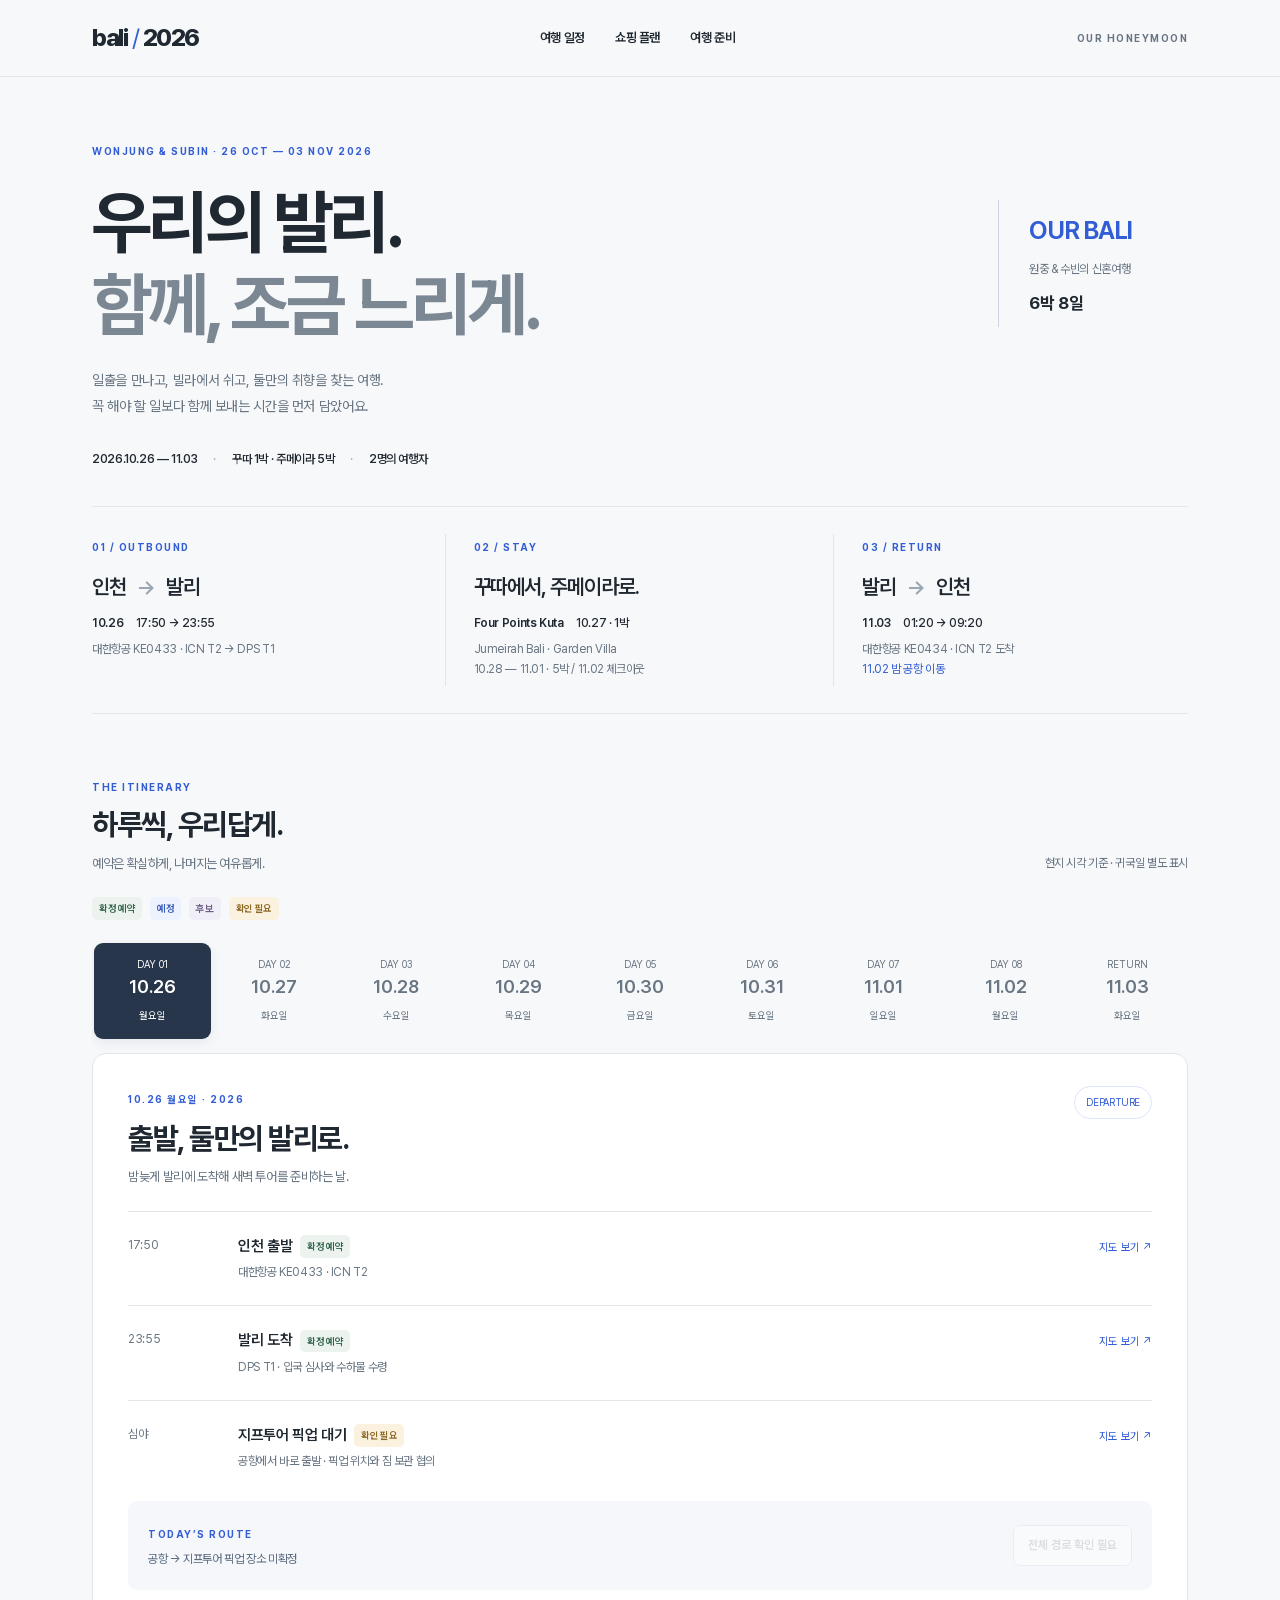
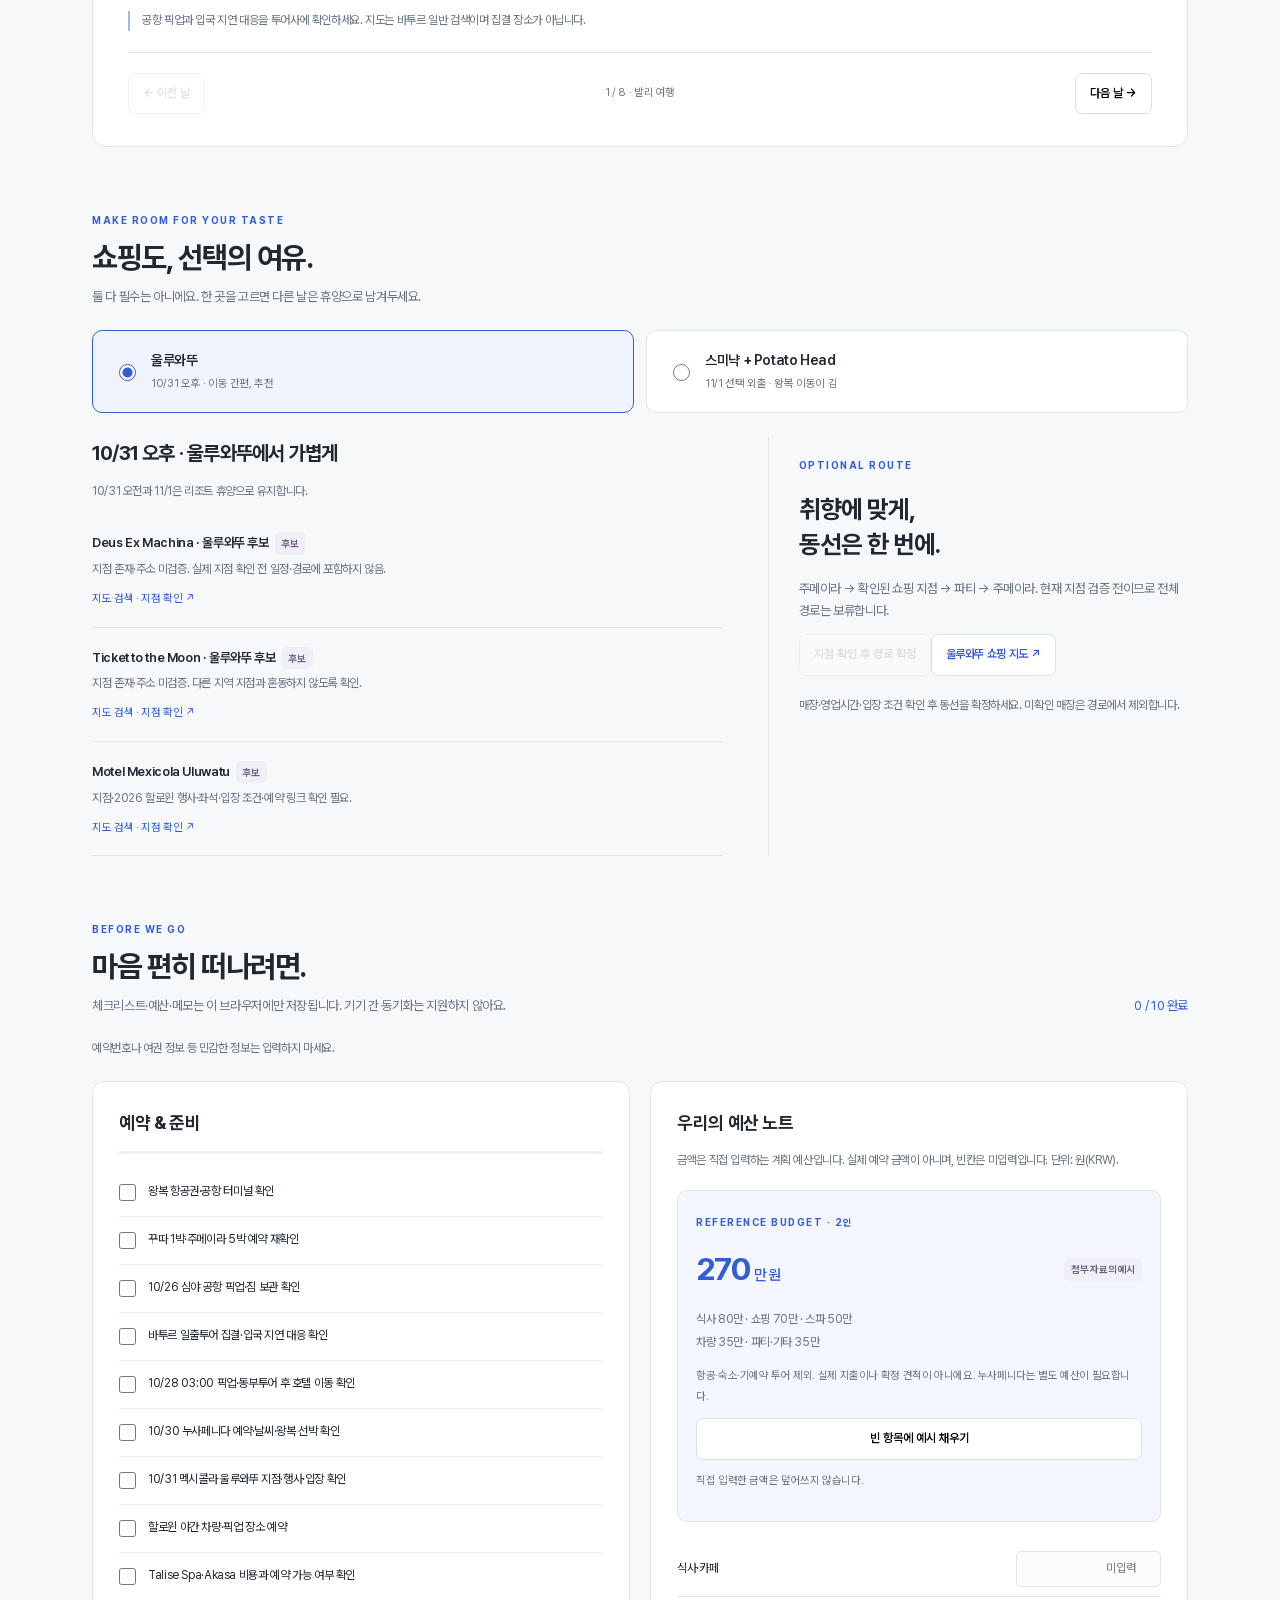
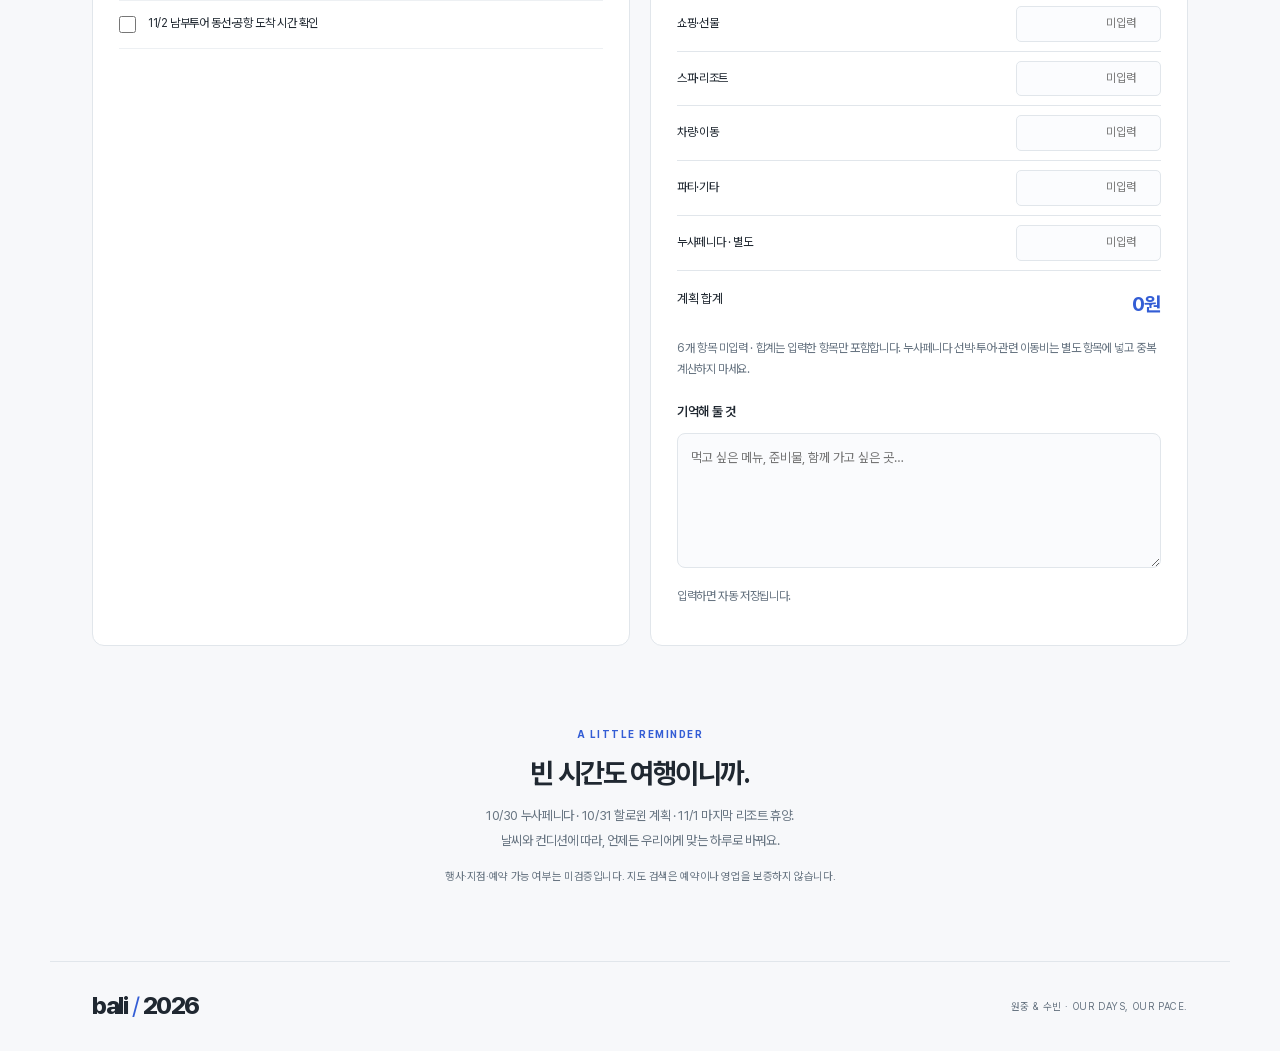
<file: index.html>
<!doctype html>
<html lang="ko"><head><meta charset="utf-8"><meta name="viewport" content="width=device-width,initial-scale=1"><meta name="theme-color" content="#f7f8fa"><title>둘만의 발리 · 원중 & 수빈</title><link rel="icon" href="data:,"><link rel="stylesheet" href="styles.css"><script defer src="app.js"></script></head>
<body><a class="skip" href="#schedule">일정으로 건너뛰기</a><header><div class="shell topbar"><a href="#" class="brand">bali<span> / </span>2026</a><nav aria-label="주요 메뉴"><a href="#schedule">여행 일정</a><a href="#shopping">쇼핑 플랜</a><a href="#prepare">여행 준비</a></nav><span class="topnote">OUR HONEYMOON</span></div></header>
<main class="shell"><section class="hero"><div class="eyebrow">WONJUNG & SUBIN · 26 OCT — 03 NOV 2026</div><div class="hero-line"><h1>우리의 발리.<br><span>함께, 조금 느리게.</span></h1><div class="tripstamp"><span id="dday">BALI 2026</span><small>원중 & 수빈의 신혼여행</small><strong>6박 8일</strong></div></div><p class="intro">일출을 만나고, 빌라에서 쉬고, 둘만의 취향을 찾는 여행.<br>꼭 해야 할 일보다 함께 보내는 시간을 먼저 담았어요.</p><div class="tripmeta"><span>2026.10.26 — 11.03</span><span>꾸따 1박 · 주메이라 5박</span><span>2명의 여행자</span></div></section>
<section class="essentials" aria-label="항공 및 숙박"><article><span class="eyebrow">01 / OUTBOUND</span><h2>인천 <span>→</span> 발리</h2><strong>10.26 <b>17:50 → 23:55</b></strong><p>대한항공 KE0433 · ICN T2 → DPS T1</p></article><article><span class="eyebrow">02 / STAY</span><h2>꾸따에서, 주메이라로.</h2><strong>Four Points Kuta <b>10.27 · 1박</b></strong><p>Jumeirah Bali · Garden Villa<br>10.28 — 11.01 · 5박 / 11.02 체크아웃</p></article><article><span class="eyebrow">03 / RETURN</span><h2>발리 <span>→</span> 인천</h2><strong>11.03 <b>01:20 → 09:20</b></strong><p>대한항공 KE0434 · ICN T2 도착<br><em>11.02 밤 공항 이동</em></p></article></section>
<section id="schedule" class="section"><div class="sectionhead"><div><div class="eyebrow">THE ITINERARY</div><h2>하루씩, 우리답게.</h2><p>예약은 확실하게, 나머지는 여유롭게.</p></div><span class="quiet">현지 시각 기준 · 귀국일 별도 표시</span></div><div class="legend"><span class="badge booked">확정 예약</span><span class="badge planned">예정</span><span class="badge candidate">후보</span><span class="badge review">확인 필요</span></div><div id="tabs" class="tabs" role="tablist" aria-label="여행 날짜"></div><section id="dayPanel" class="daypanel" role="tabpanel" tabindex="0"><div class="dayheading"><div><span id="dayKicker" class="eyebrow"></span><h3 id="dayTitle"></h3><p id="dayDesc"></p></div><span id="dayMark" class="daymark"></span></div><div id="agenda" class="agenda"></div><div class="routebox"><div><span class="eyebrow">TODAY’S ROUTE</span><p id="routeText"></p></div><div id="routes" class="actions"></div></div><p id="dayNote" class="notice"></p><div class="daynav"><button id="prevDay" type="button">← 이전 날</button><span id="position"></span><button id="nextDay" type="button">다음 날 →</button></div></section></section>
<section id="shopping" class="section"><div class="sectionhead"><div><div class="eyebrow">MAKE ROOM FOR YOUR TASTE</div><h2>쇼핑도, 선택의 여유.</h2><p>둘 다 필수는 아니에요. 한 곳을 고르면 다른 날은 휴양으로 남겨두세요.</p></div></div><fieldset class="choices"><legend>쇼핑 지역 선택</legend><label><input name="shopping" type="radio" value="uluwatu" checked><span><strong>울루와뚜</strong><small>10/31 오후 · 이동 간편, 추천</small></span></label><label><input name="shopping" type="radio" value="seminyak"><span><strong>스미냑 + Potato Head</strong><small>11/1 선택 외출 · 왕복 이동이 김</small></span></label></fieldset><div class="shoppingcontent"><div><h3 id="shoppingTitle"></h3><p id="shoppingNote" class="quiet"></p><div id="shops"></div></div><aside><span class="eyebrow">OPTIONAL ROUTE</span><h3>취향에 맞게,<br>동선은 한 번에.</h3><p id="shoppingRouteText"></p><div id="shoppingRoute"></div><p class="quiet">매장·영업시간·입장 조건 확인 후 동선을 확정하세요. 미확인 매장은 경로에서 제외합니다.</p></aside></div></section>
<section id="prepare" class="section"><div class="sectionhead"><div><div class="eyebrow">BEFORE WE GO</div><h2>마음 편히 떠나려면.</h2><p>체크리스트·예산·메모는 이 브라우저에만 저장됩니다. 기기 간 동기화는 지원하지 않아요.</p></div><span id="progressLabel" class="count"></span></div><p id="storageStatus" role="status" class="quiet">예약번호나 여권 정보 등 민감한 정보는 입력하지 마세요.</p><div class="preparegrid"><div class="paper"><h3>예약 & 준비</h3><div class="progress"><div id="progressBar"></div></div><div id="checks"></div></div><div class="paper"><h3>우리의 예산 노트</h3><p class="quiet">금액은 직접 입력하는 계획 예산입니다. 실제 예약 금액이 아니며, 빈칸은 미입력입니다. 단위: 원(KRW).</p><div class="budgetreference"><span class="eyebrow">REFERENCE BUDGET · 2인</span><div class="referencehead"><strong>270<span>만 원</span></strong><span class="badge candidate">첨부 자료의 예시</span></div><p>식사 80만 · 쇼핑 70만 · 스파 50만<br>차량 35만 · 파티·기타 35만</p><p class="quiet">항공·숙소·기예약 투어 제외. 실제 지출이나 확정 견적이 아니에요. 누사페니다는 별도 예산이 필요합니다.</p><button type="button" id="applyExample">빈 항목에 예시 채우기</button><p id="budgetStatus" class="quiet" role="status">직접 입력한 금액은 덮어쓰지 않습니다.</p></div><div id="budgets"></div><div class="total"><span>계획 합계</span><strong id="total">0원</strong></div><p id="budgetCoverage" class="quiet" role="status"></p><label for="memo" class="memolabel">기억해 둘 것</label><textarea id="memo" rows="5" placeholder="먹고 싶은 메뉴, 준비물, 함께 가고 싶은 곳…"></textarea><p id="memoStatus" role="status" class="quiet">입력하면 자동 저장됩니다.</p></div></div></section>
<section class="lastnote"><span class="eyebrow">A LITTLE REMINDER</span><h2>빈 시간도 여행이니까.</h2><p>10/30 누사페니다 · 10/31 할로윈 계획 · 11/1 마지막 리조트 휴양.<br>날씨와 컨디션에 따라, 언제든 우리에게 맞는 하루로 바꿔요.</p><p class="quiet">행사·지점·예약 가능 여부는 미검증입니다. 지도 검색은 예약이나 영업을 보증하지 않습니다.</p></section></main><footer class="shell"><a href="#" class="brand">bali<span> / </span>2026</a><span>원중 & 수빈 · OUR DAYS, OUR PACE.</span></footer></body></html>
</file>
<file: styles.css>
@font-face{font-family:Pretendard;font-style:normal;font-weight:45 920;font-display:swap;src:url('assets/PretendardVariable.woff2') format('woff2')}
:root{--bg:#f7f8fa;--paper:#fff;--ink:#202831;--muted:#687582;--line:#e1e6eb;--blue:#335dd5;--soft:#edf2ff}*{box-sizing:border-box}html{scroll-behavior:smooth;scroll-padding-top:85px}body{margin:0;background:var(--bg);color:var(--ink);font:15px/1.65 Pretendard,-apple-system,BlinkMacSystemFont,'Segoe UI',sans-serif;letter-spacing:-.025em}button,input,textarea{font:inherit}button,a,input,textarea{touch-action:manipulation}a{color:inherit;text-decoration:none}button{cursor:pointer}button:disabled{cursor:default;opacity:.4}a:focus-visible,button:focus-visible,input:focus-visible,textarea:focus-visible,[tabindex]:focus-visible{outline:3px solid #7897ed;outline-offset:4px}a:hover{color:var(--blue)}.shell{max-width:1180px;margin:auto;padding:0 42px}header{background:#f7f8faf2;border-bottom:1px solid var(--line);position:sticky;top:0;z-index:5;backdrop-filter:blur(12px)}.topbar{height:76px;display:flex;align-items:center;justify-content:space-between}.brand{font-size:24px;font-weight:800;letter-spacing:-1.5px}.brand span{color:var(--blue);font-weight:400}.topbar nav{display:flex;gap:30px;font-size:13px;font-weight:600}.topnote,.eyebrow{font-size:10px;letter-spacing:.15em;font-weight:700;color:var(--blue)}.topnote{color:var(--muted)}.hero{padding:66px 0 36px}.hero-line{display:flex;justify-content:space-between;align-items:center;gap:24px}h1{font-size:clamp(42px,5.6vw,70px);line-height:1.18;letter-spacing:-.065em;font-weight:700;margin:21px 0}h1 span{color:#7b8793}.tripstamp{border-left:1px solid #ccd4df;padding:10px 0 10px 30px;display:flex;flex-direction:column;min-width:190px}.tripstamp>span{color:var(--blue);font-size:25px;font-weight:650;letter-spacing:-.05em}.tripstamp small{font-size:12px;color:var(--muted);margin:9px 0}.tripstamp strong{font-size:17px}.intro{color:var(--muted);margin:0;font-size:14px;line-height:1.9}.tripmeta{display:flex;gap:0;margin-top:30px;font-size:12px;font-weight:550}.tripmeta span+span:before{content:'·';color:#a4aeb9;margin:0 16px}.essentials{display:grid;grid-template-columns:1fr 1.1fr 1fr;border-top:1px solid var(--line);border-bottom:1px solid var(--line);padding:27px 0}.essentials article{padding:0 28px;border-right:1px solid var(--line)}.essentials article:first-child{padding-left:0}.essentials article:last-child{padding-right:0;border:0}.essentials h2{font-size:21px;margin:15px 0 9px;font-weight:600}.essentials h2 span{color:#9aa6b4;margin:0 7px}.essentials strong{font-size:12px;font-weight:600}.essentials b{font-weight:500;margin-left:10px}.essentials p{font-size:12px;color:var(--muted);margin:6px 0}.essentials em{font-style:normal;color:var(--blue)}.section{padding-top:65px}.sectionhead{display:flex;justify-content:space-between;align-items:end;gap:20px;margin-bottom:23px}h2{font-size:30px;line-height:1.3;letter-spacing:-.05em;margin:9px 0}.sectionhead p{color:var(--muted);font-size:13px;margin:0}.quiet{color:var(--muted);font-size:12px}.legend{display:flex;gap:8px;margin-bottom:19px}.badge{display:inline-flex;border-radius:5px;padding:3px 7px;font-size:10px;font-weight:600;white-space:nowrap}.booked{background:#ecf3ef;color:#32644c}.planned{background:#edf2ff;color:#365bb8}.candidate{background:#f0eef6;color:#6a5c82}.review{background:#faf1df;color:#8b6722}.tabs{display:flex;gap:5px;overflow:auto;padding:4px 2px 14px;scrollbar-width:thin}.tab{flex:1;min-width:85px;border:1px solid transparent;border-radius:9px;background:transparent;color:var(--muted);padding:12px 6px;text-align:center}.tab span{display:block;font-size:10px}.tab strong{display:block;font-size:18px;font-weight:600}.tab small{font-size:10px}.tab[aria-selected=true]{color:white;background:#27364a;box-shadow:0 4px 12px #24324714}.tab:hover:not([aria-selected=true]){background:#e9edf3}.daypanel{background:white;border:1px solid var(--line);border-radius:14px;padding:32px 35px}.dayheading{display:flex;justify-content:space-between;gap:20px;align-items:start;padding-bottom:23px}.dayheading h3{font-size:30px;letter-spacing:-.05em;line-height:1.3;margin:8px 0}.dayheading p{color:var(--muted);font-size:13px;margin:0}.daymark{font-size:10px;color:var(--blue);padding:7px 11px;border:1px solid #dce5fb;border-radius:30px;white-space:nowrap}.event{display:grid;grid-template-columns:92px 1fr auto;gap:18px;border-top:1px solid var(--line);padding:22px 0;align-items:start}.event time{font-size:12px;color:var(--muted);padding-top:2px}.event h4{font-size:15px;margin:0 0 5px;font-weight:600}.event h4 .badge{margin-left:8px;vertical-align:middle}.event p{font-size:12px;color:var(--muted);margin:0;max-width:660px}.maplink{font-size:11px;color:var(--blue);padding:5px 0;white-space:nowrap}.routebox{display:flex;align-items:center;justify-content:space-between;gap:20px;background:#f5f7fb;border-radius:9px;padding:20px;margin-top:7px}.routebox p{margin:4px 0 0;font-size:12px;color:#5b6b80}.actions{display:flex;gap:8px;flex-wrap:wrap}.btn,button:not(.tab){display:inline-flex;align-items:center;justify-content:center;gap:8px;border:1px solid #d9e0e9;border-radius:7px;padding:10px 14px;background:white;font-size:12px;font-weight:600}.btn{color:var(--blue)}.btn.primary{background:var(--blue);color:white;border-color:var(--blue)}.btn:hover,button:not(.tab):hover:not(:disabled){border-color:var(--blue);box-shadow:0 2px 7px #335dd512}.notice{font-size:12px;color:#687582;border-left:2px solid #a3b7e5;padding-left:12px;margin:21px 0}.daynav{display:flex;align-items:center;justify-content:space-between;border-top:1px solid var(--line);padding-top:20px}.daynav span{font-size:11px;color:var(--muted)}.choices{display:flex;gap:12px;border:0;margin:0 0 24px;padding:0}.choices legend{position:absolute;width:1px;height:1px;overflow:hidden;clip-path:inset(50%)}.choices label{flex:1;display:flex;align-items:center;gap:12px;border:1px solid var(--line);padding:18px 21px;border-radius:10px;background:#fff;cursor:pointer}.choices label:has(:checked){border-color:var(--blue);background:#f0f4ff}.choices input{accent-color:var(--blue);width:17px;height:17px}.choices strong{display:block;font-size:14px;font-weight:600}.choices small{display:block;font-size:11px;color:var(--muted);margin-top:3px}.shoppingcontent{display:grid;grid-template-columns:1.5fr 1fr;gap:45px}.shoppingcontent h3{font-size:20px;margin:0 0 5px;letter-spacing:-.04em}.shop{border-bottom:1px solid var(--line);padding:17px 0}.shop strong{font-size:13px;font-weight:600}.shop p{color:var(--muted);font-size:12px;margin:5px 0}.shop .badge{margin-left:6px}aside{border-left:1px solid var(--line);padding:15px 0 15px 30px}aside h3{font-size:25px!important;line-height:1.4;margin:16px 0!important}aside>p{font-size:13px;color:var(--muted)}aside .quiet{margin-top:20px}.preparegrid{display:grid;grid-template-columns:1fr 1fr;gap:20px;margin-top:22px}.paper{background:white;border:1px solid var(--line);border-radius:12px;padding:26px}.paper h3{font-size:18px;margin:0 0 13px}.progress{height:3px;background:#edf0f5;margin-bottom:15px}.progress>div{background:var(--blue);height:100%;transition:width .2s}.check{display:flex;gap:12px;align-items:start;padding:13px 0;border-bottom:1px solid #edf0f3;font-size:12px;cursor:pointer}.check input{accent-color:var(--blue);width:17px;height:17px;margin:2px 0}.check:has(:checked) span{color:#9ba5b0;text-decoration:line-through}.count{font-size:13px;color:var(--blue)}.budgetrow{display:flex;align-items:center;justify-content:space-between;gap:12px;border-bottom:1px solid var(--line);padding:9px 0;font-size:12px}.budgetrow input{width:145px;text-align:right;border:1px solid var(--line);border-radius:5px;padding:7px 9px;background:#fbfcfe}.total{display:flex;justify-content:space-between;padding:17px 0;font-size:13px}.total strong{color:var(--blue);font-size:20px}.memolabel{display:block;font-size:13px;font-weight:600;margin:20px 0 10px}textarea{width:100%;border:1px solid var(--line);border-radius:8px;background:#fafbfd;padding:13px;resize:vertical;font-size:13px}.lastnote{padding:75px 0 62px;text-align:center}.lastnote h2{font-size:28px}.lastnote p{color:var(--muted);font-size:13px;line-height:1.9}.lastnote .quiet{font-size:11px}footer{display:flex;justify-content:space-between;align-items:center;border-top:1px solid var(--line);min-height:90px}footer>span{font-size:10px;color:var(--muted);letter-spacing:.06em}.skip{position:absolute;left:12px;top:-100px;background:white;padding:12px;z-index:10}.skip:focus{top:8px}@media(min-width:1500px){.hero{padding-top:85px}}@media(max-width:760px){.shell{padding:0 21px}.topbar{height:63px}.brand{font-size:21px}.topbar nav{gap:16px;font-size:11px}.topnote{display:none}.hero{padding:37px 0 26px}.hero .eyebrow{font-size:8px;letter-spacing:.1em}h1{font-size:43px;margin:18px 0;line-height:1.25}.hero-line{gap:8px}.tripstamp{min-width:0;padding-left:14px}.tripstamp>span{font-size:19px}.tripstamp small{font-size:9px;max-width:70px}.tripstamp strong{font-size:13px}.intro{font-size:12px}.tripmeta{font-size:10px;flex-wrap:wrap;row-gap:6px;margin-top:23px}.tripmeta span+span:before{margin:0 8px}.essentials{grid-template-columns:1fr;padding:0}.essentials article,.essentials article:first-child,.essentials article:last-child{padding:19px 0;border:0;border-bottom:1px solid var(--line)}.essentials article:last-child{border-bottom:0}.essentials h2{font-size:18px;display:inline-block;margin:8px 15px 5px 0}.essentials .eyebrow{display:block;font-size:9px}.essentials p{font-size:11px}.section{padding-top:42px}.sectionhead{align-items:start;gap:10px}.sectionhead>.quiet{display:none}h2{font-size:26px}.sectionhead p{font-size:12px}.eyebrow{font-size:9px}.daypanel{padding:23px 18px;border-radius:11px}.dayheading{flex-direction:column;gap:11px}.dayheading h3{font-size:25px}.dayheading p{font-size:12px}.daymark{font-size:9px;padding:5px 9px}.tab{min-width:75px}.event{grid-template-columns:52px 1fr;column-gap:12px;padding:18px 0}.event time{font-size:11px}.event h4{font-size:13px}.event h4 .badge{display:table;margin:5px 0}.event .maplink{grid-column:2;padding:0}.event p{font-size:11px}.routebox{flex-direction:column;align-items:stretch;gap:13px;padding:16px}.routebox p{font-size:11px}.actions .btn{flex:1}.notice{font-size:11px}.choices{flex-direction:column;gap:8px}.choices label{padding:14px 17px}.shoppingcontent{grid-template-columns:1fr;gap:22px}.shoppingcontent h3{font-size:18px}aside{border:0;border-top:1px solid var(--line);padding:22px 0 0}aside h3{font-size:22px!important}aside h3 br{display:none}.preparegrid{grid-template-columns:1fr;gap:15px}.paper{padding:21px}.lastnote{padding:48px 0 35px}.lastnote h2{font-size:25px}footer{min-height:85px}footer>span{font-size:8px;max-width:160px;text-align:right}.quiet{font-size:11px}}@media(prefers-reduced-motion:reduce){html{scroll-behavior:auto}*{transition:none!important}}

@media(max-width:760px){.hero-line{align-items:flex-start}.hero-line h1{flex:1;min-width:0;font-size:clamp(30px,8.6vw,43px)}.tripstamp{flex:0 0 85px;margin-top:22px}}

.budgetreference{background:#f3f6fc;border:1px solid #dfe6f2;border-radius:9px;padding:18px;margin:20px 0}.referencehead{display:flex;justify-content:space-between;align-items:center;gap:12px;margin:9px 0}.referencehead>strong{font-size:32px;letter-spacing:-.05em;color:var(--blue)}.referencehead>strong>span{font-size:15px;margin-left:5px;font-weight:500}.budgetreference>p{font-size:12px;color:var(--muted);line-height:1.9}.budgetreference>p.quiet{font-size:11px}.budgetreference button{width:100%}#budgetCoverage{margin-top:0;line-height:1.8}
</file>
